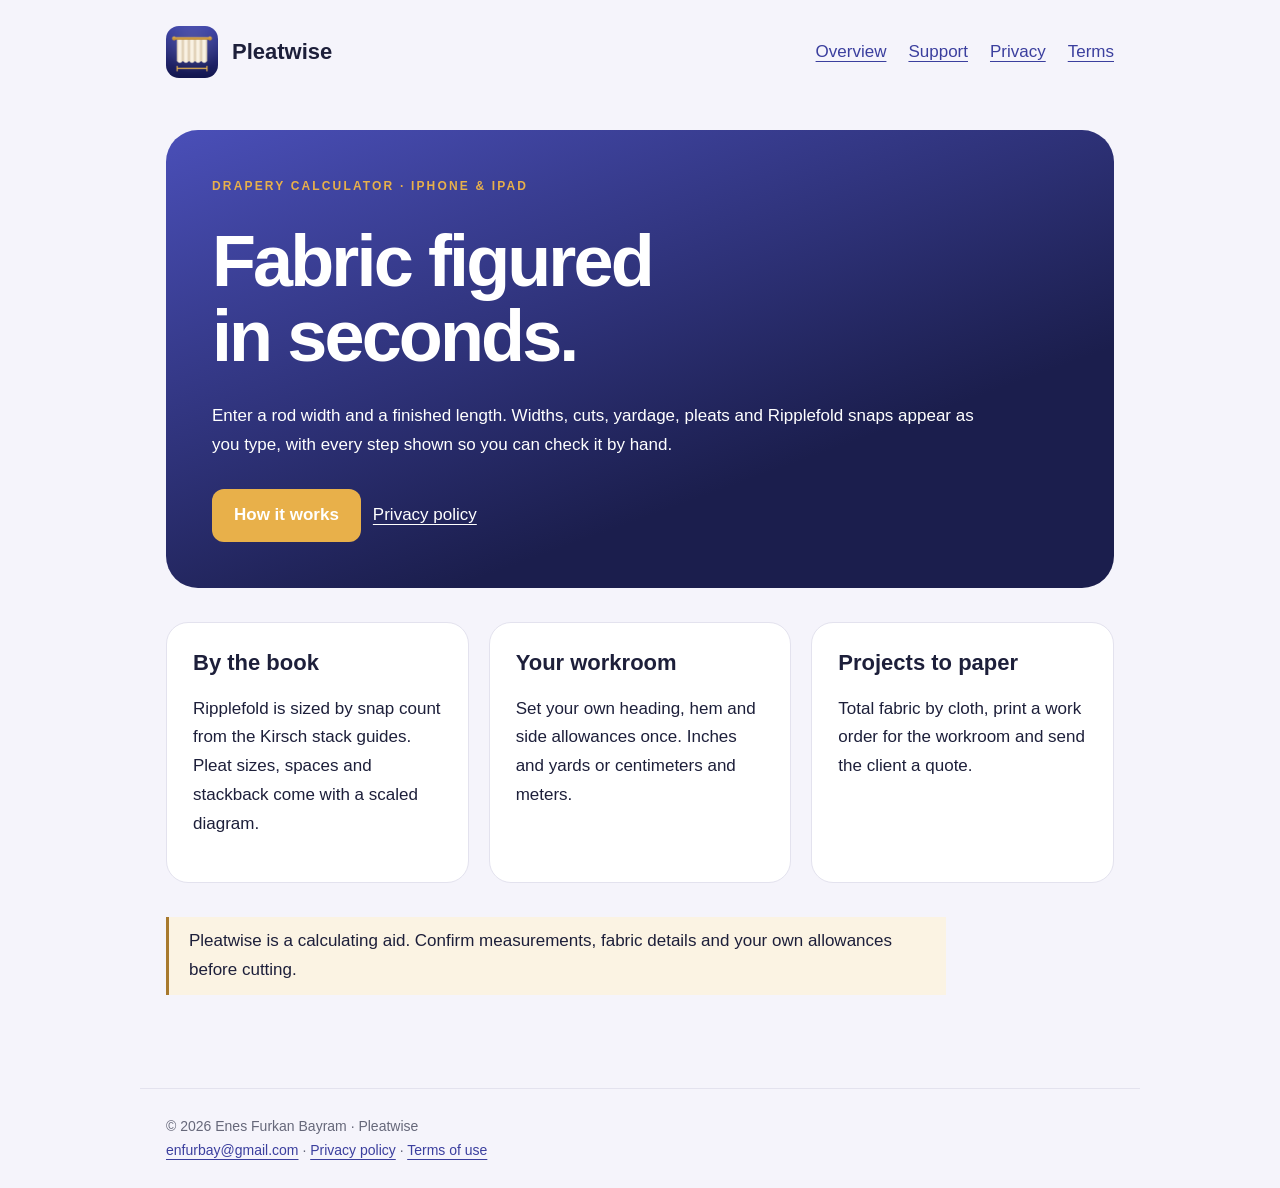
<file: index.html>
<!doctype html><html lang="en"><head><meta charset="utf-8"><meta name="viewport" content="width=device-width,initial-scale=1"><meta name="description" content="Pleatwise figures drapery fabric, cuts, pleats and Ripplefold snap counts for custom workrooms on iPhone and iPad."><title>Drapery calculator for workrooms | Pleatwise</title><link rel="icon" href="icon.png"><link rel="stylesheet" href="style.css"></head><body><header><a class="brand" href="index.html"><img src="icon.png" alt="Pleatwise icon">Pleatwise</a><nav><a href="index.html">Overview</a><a href="support.html">Support</a><a href="privacy-policy.html">Privacy</a><a href="terms.html">Terms</a></nav></header><main><section class="hero"><div class="eyebrow">DRAPERY CALCULATOR · IPHONE & IPAD</div><h1>Fabric figured<br>in seconds.</h1><p>Enter a rod width and a finished length. Widths, cuts, yardage, pleats and Ripplefold snaps appear as you type, with every step shown so you can check it by hand.</p><a class="button" href="support.html">How it works</a><a href="privacy-policy.html">Privacy policy</a></section><section class="grid"><div class="card"><h2>By the book</h2><p>Ripplefold is sized by snap count from the Kirsch stack guides. Pleat sizes, spaces and stackback come with a scaled diagram.</p></div><div class="card"><h2>Your workroom</h2><p>Set your own heading, hem and side allowances once. Inches and yards or centimeters and meters.</p></div><div class="card"><h2>Projects to paper</h2><p>Total fabric by cloth, print a work order for the workroom and send the client a quote.</p></div></section><p class="notice">Pleatwise is a calculating aid. Confirm measurements, fabric details and your own allowances before cutting.</p></main><footer>© 2026 Enes Furkan Bayram · Pleatwise<br><a href="mailto:enfurbay@gmail.com">enfurbay@gmail.com</a> · <a href="privacy-policy.html">Privacy policy</a> · <a href="terms.html">Terms of use</a></footer></body></html>
</file>
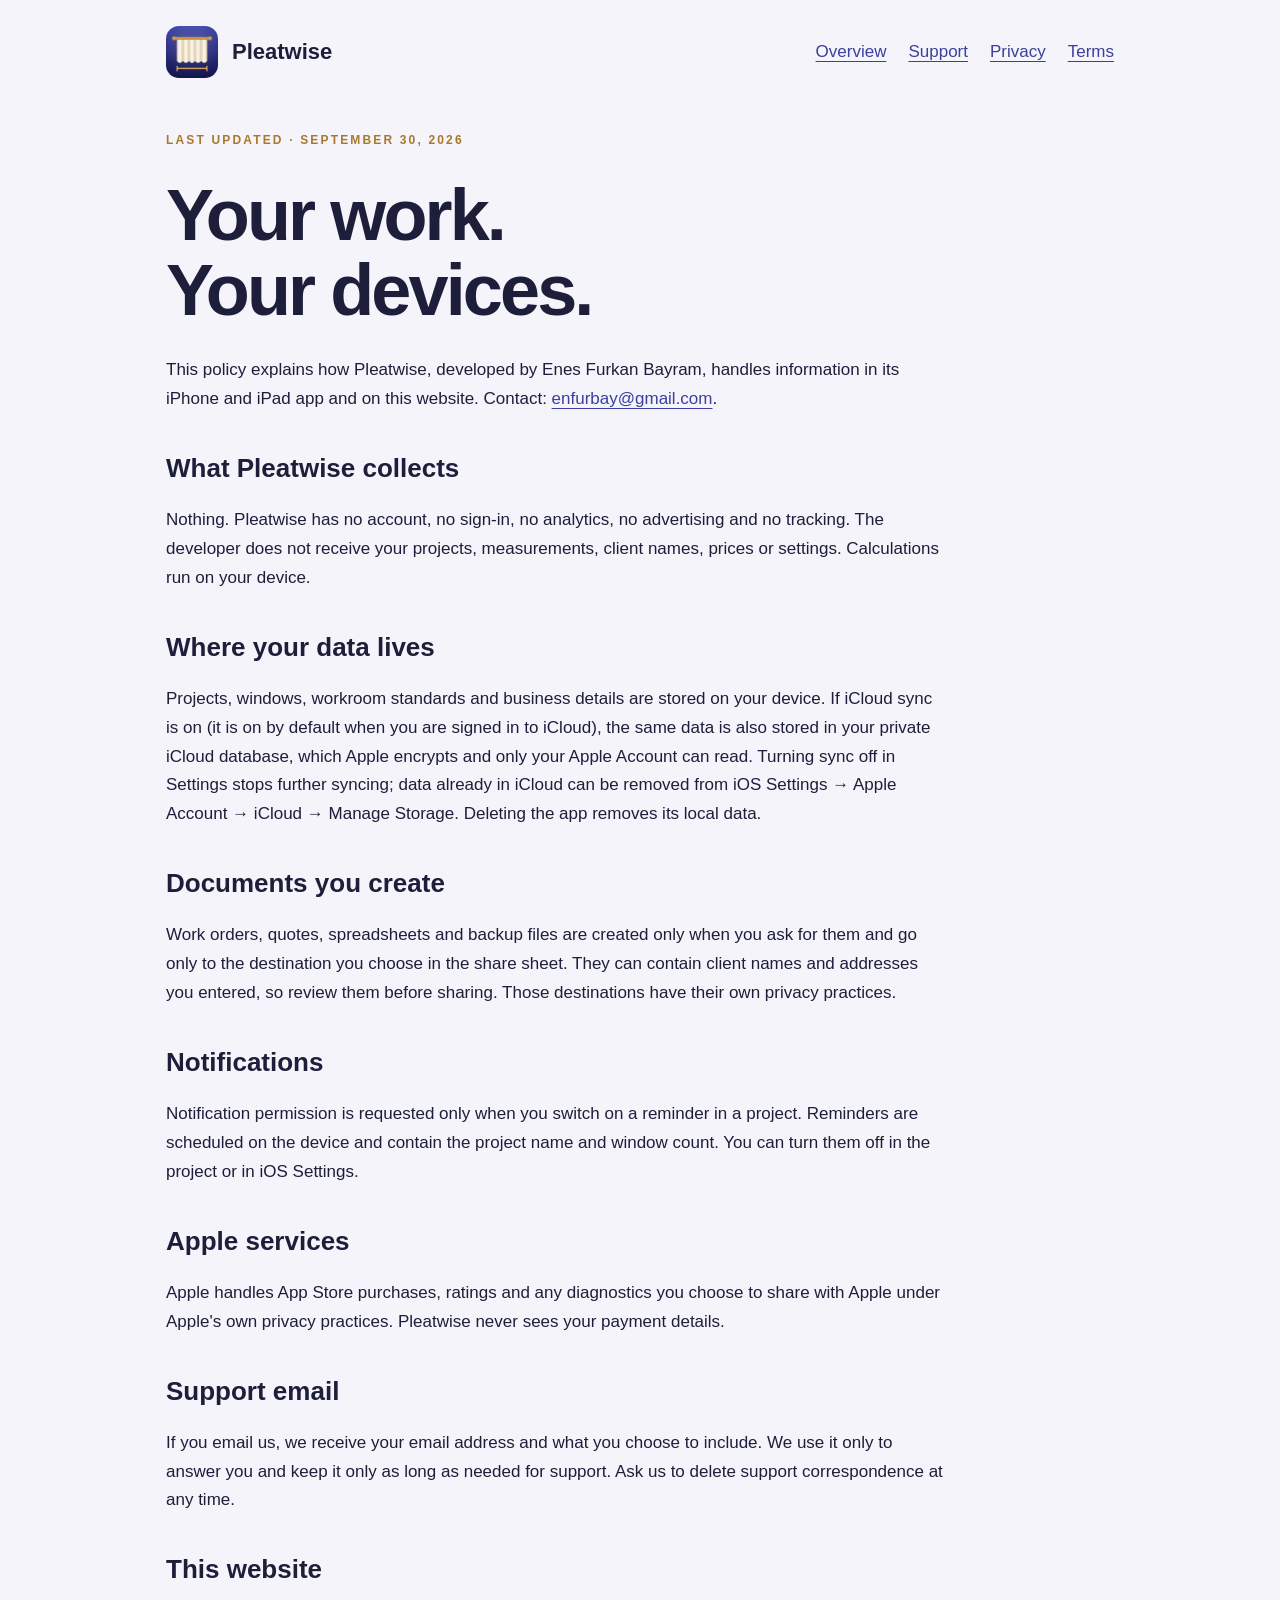
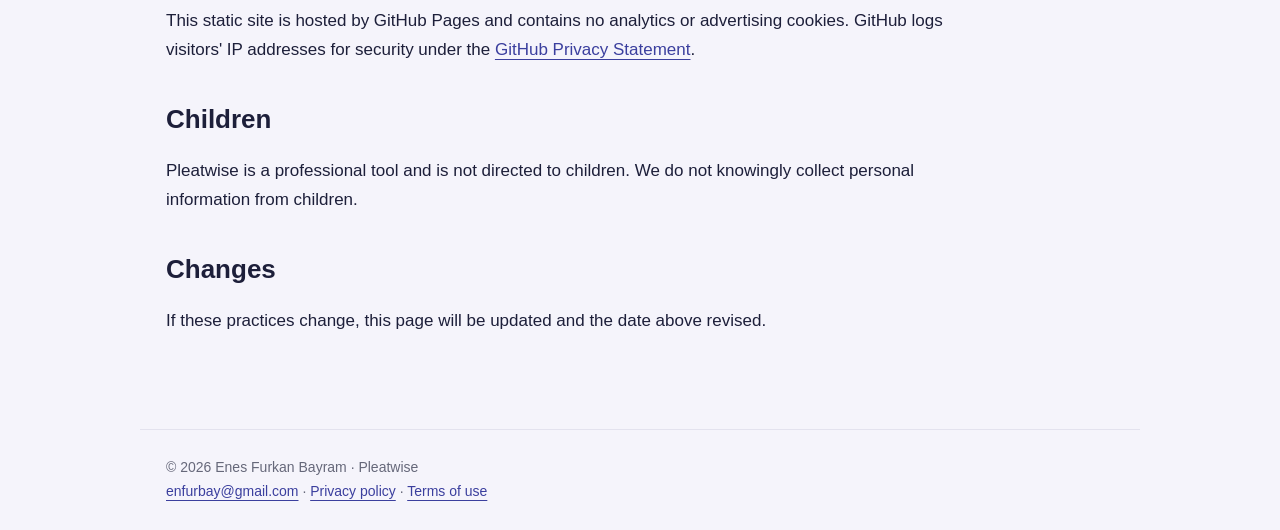
<file: privacy-policy.html>
<!doctype html><html lang="en"><head><meta charset="utf-8"><meta name="viewport" content="width=device-width,initial-scale=1"><meta name="description" content="Pleatwise privacy policy: no account, no tracking, data stays on your device and in your own iCloud."><title>Privacy policy | Pleatwise</title><link rel="icon" href="icon.png"><link rel="stylesheet" href="style.css"></head><body><header><a class="brand" href="index.html"><img src="icon.png" alt="Pleatwise icon">Pleatwise</a><nav><a href="index.html">Overview</a><a href="support.html">Support</a><a href="privacy-policy.html">Privacy</a><a href="terms.html">Terms</a></nav></header><main><div class="eyebrow">LAST UPDATED · SEPTEMBER 30, 2026</div><h1>Your work.<br>Your devices.</h1><p>This policy explains how Pleatwise, developed by Enes Furkan Bayram, handles information in its iPhone and iPad app and on this website. Contact: <a href="mailto:enfurbay@gmail.com">enfurbay@gmail.com</a>.</p><h2>What Pleatwise collects</h2><p>Nothing. Pleatwise has no account, no sign-in, no analytics, no advertising and no tracking. The developer does not receive your projects, measurements, client names, prices or settings. Calculations run on your device.</p><h2>Where your data lives</h2><p>Projects, windows, workroom standards and business details are stored on your device. If iCloud sync is on (it is on by default when you are signed in to iCloud), the same data is also stored in your private iCloud database, which Apple encrypts and only your Apple Account can read. Turning sync off in Settings stops further syncing; data already in iCloud can be removed from iOS Settings → Apple Account → iCloud → Manage Storage. Deleting the app removes its local data.</p><h2>Documents you create</h2><p>Work orders, quotes, spreadsheets and backup files are created only when you ask for them and go only to the destination you choose in the share sheet. They can contain client names and addresses you entered, so review them before sharing. Those destinations have their own privacy practices.</p><h2>Notifications</h2><p>Notification permission is requested only when you switch on a reminder in a project. Reminders are scheduled on the device and contain the project name and window count. You can turn them off in the project or in iOS Settings.</p><h2>Apple services</h2><p>Apple handles App Store purchases, ratings and any diagnostics you choose to share with Apple under Apple's own privacy practices. Pleatwise never sees your payment details.</p><h2>Support email</h2><p>If you email us, we receive your email address and what you choose to include. We use it only to answer you and keep it only as long as needed for support. Ask us to delete support correspondence at any time.</p><h2>This website</h2><p>This static site is hosted by GitHub Pages and contains no analytics or advertising cookies. GitHub logs visitors' IP addresses for security under the <a href="https://docs.github.com/en/site-policy/privacy-policies/github-general-privacy-statement">GitHub Privacy Statement</a>.</p><h2>Children</h2><p>Pleatwise is a professional tool and is not directed to children. We do not knowingly collect personal information from children.</p><h2>Changes</h2><p>If these practices change, this page will be updated and the date above revised.</p></main><footer>© 2026 Enes Furkan Bayram · Pleatwise<br><a href="mailto:enfurbay@gmail.com">enfurbay@gmail.com</a> · <a href="privacy-policy.html">Privacy policy</a> · <a href="terms.html">Terms of use</a></footer></body></html>
</file>
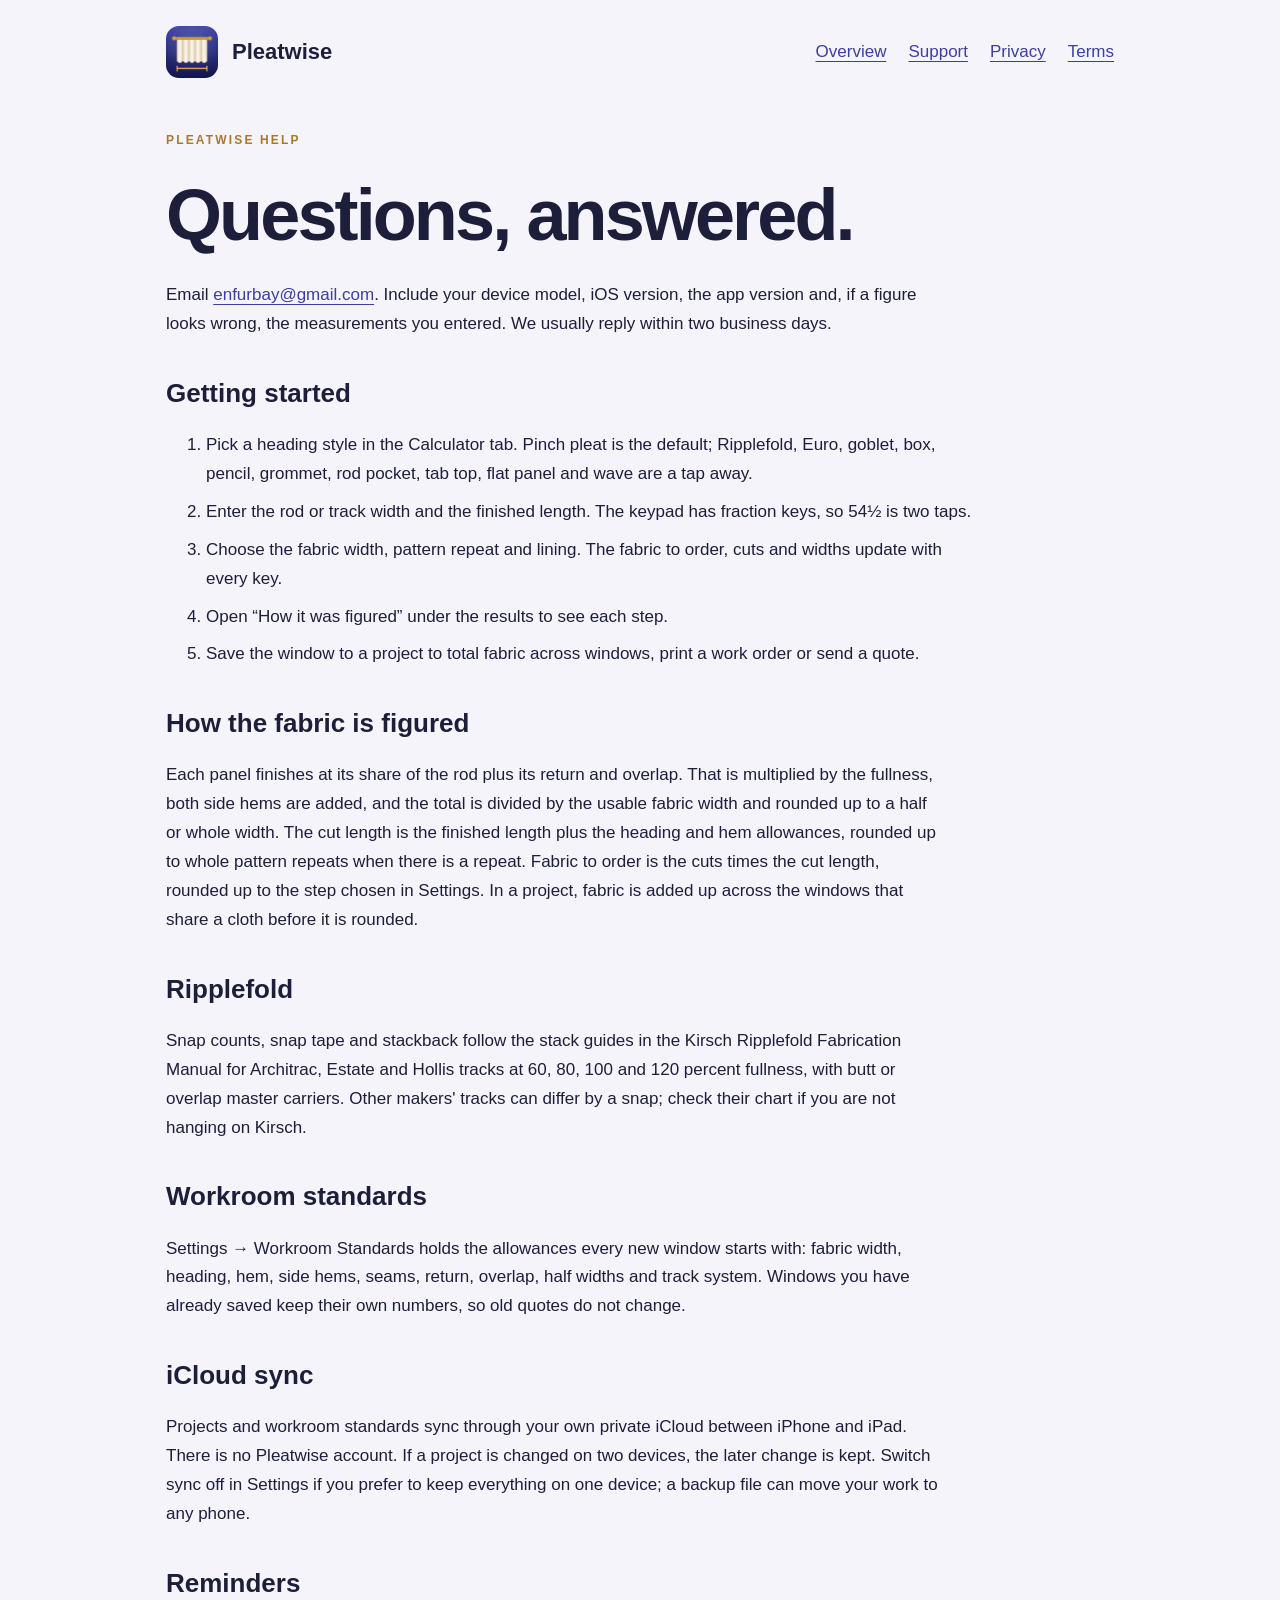
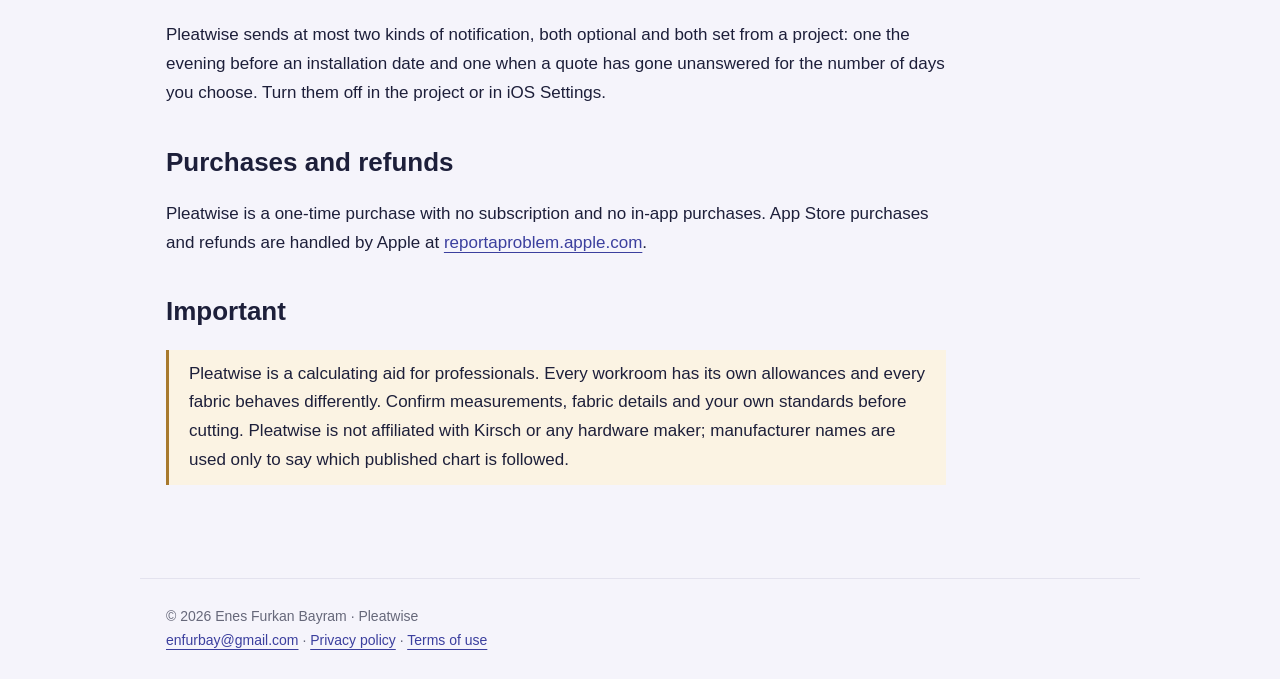
<file: support.html>
<!doctype html><html lang="en"><head><meta charset="utf-8"><meta name="viewport" content="width=device-width,initial-scale=1"><meta name="description" content="Help and contact for Pleatwise, the drapery calculator for iPhone and iPad."><title>Support | Pleatwise</title><link rel="icon" href="icon.png"><link rel="stylesheet" href="style.css"></head><body><header><a class="brand" href="index.html"><img src="icon.png" alt="Pleatwise icon">Pleatwise</a><nav><a href="index.html">Overview</a><a href="support.html">Support</a><a href="privacy-policy.html">Privacy</a><a href="terms.html">Terms</a></nav></header><main><div class="eyebrow">PLEATWISE HELP</div><h1>Questions, answered.</h1><p>Email <a href="mailto:enfurbay@gmail.com?subject=Pleatwise%20support">enfurbay@gmail.com</a>. Include your device model, iOS version, the app version and, if a figure looks wrong, the measurements you entered. We usually reply within two business days.</p><h2>Getting started</h2><ol><li>Pick a heading style in the Calculator tab. Pinch pleat is the default; Ripplefold, Euro, goblet, box, pencil, grommet, rod pocket, tab top, flat panel and wave are a tap away.</li><li>Enter the rod or track width and the finished length. The keypad has fraction keys, so 54½ is two taps.</li><li>Choose the fabric width, pattern repeat and lining. The fabric to order, cuts and widths update with every key.</li><li>Open “How it was figured” under the results to see each step.</li><li>Save the window to a project to total fabric across windows, print a work order or send a quote.</li></ol><h2>How the fabric is figured</h2><p>Each panel finishes at its share of the rod plus its return and overlap. That is multiplied by the fullness, both side hems are added, and the total is divided by the usable fabric width and rounded up to a half or whole width. The cut length is the finished length plus the heading and hem allowances, rounded up to whole pattern repeats when there is a repeat. Fabric to order is the cuts times the cut length, rounded up to the step chosen in Settings. In a project, fabric is added up across the windows that share a cloth before it is rounded.</p><h2>Ripplefold</h2><p>Snap counts, snap tape and stackback follow the stack guides in the Kirsch Ripplefold Fabrication Manual for Architrac, Estate and Hollis tracks at 60, 80, 100 and 120 percent fullness, with butt or overlap master carriers. Other makers' tracks can differ by a snap; check their chart if you are not hanging on Kirsch.</p><h2>Workroom standards</h2><p>Settings → Workroom Standards holds the allowances every new window starts with: fabric width, heading, hem, side hems, seams, return, overlap, half widths and track system. Windows you have already saved keep their own numbers, so old quotes do not change.</p><h2>iCloud sync</h2><p>Projects and workroom standards sync through your own private iCloud between iPhone and iPad. There is no Pleatwise account. If a project is changed on two devices, the later change is kept. Switch sync off in Settings if you prefer to keep everything on one device; a backup file can move your work to any phone.</p><h2>Reminders</h2><p>Pleatwise sends at most two kinds of notification, both optional and both set from a project: one the evening before an installation date and one when a quote has gone unanswered for the number of days you choose. Turn them off in the project or in iOS Settings.</p><h2>Purchases and refunds</h2><p>Pleatwise is a one-time purchase with no subscription and no in-app purchases. App Store purchases and refunds are handled by Apple at <a href="https://reportaproblem.apple.com">reportaproblem.apple.com</a>.</p><h2>Important</h2><p class="notice">Pleatwise is a calculating aid for professionals. Every workroom has its own allowances and every fabric behaves differently. Confirm measurements, fabric details and your own standards before cutting. Pleatwise is not affiliated with Kirsch or any hardware maker; manufacturer names are used only to say which published chart is followed.</p></main><footer>© 2026 Enes Furkan Bayram · Pleatwise<br><a href="mailto:enfurbay@gmail.com">enfurbay@gmail.com</a> · <a href="privacy-policy.html">Privacy policy</a> · <a href="terms.html">Terms of use</a></footer></body></html>
</file>
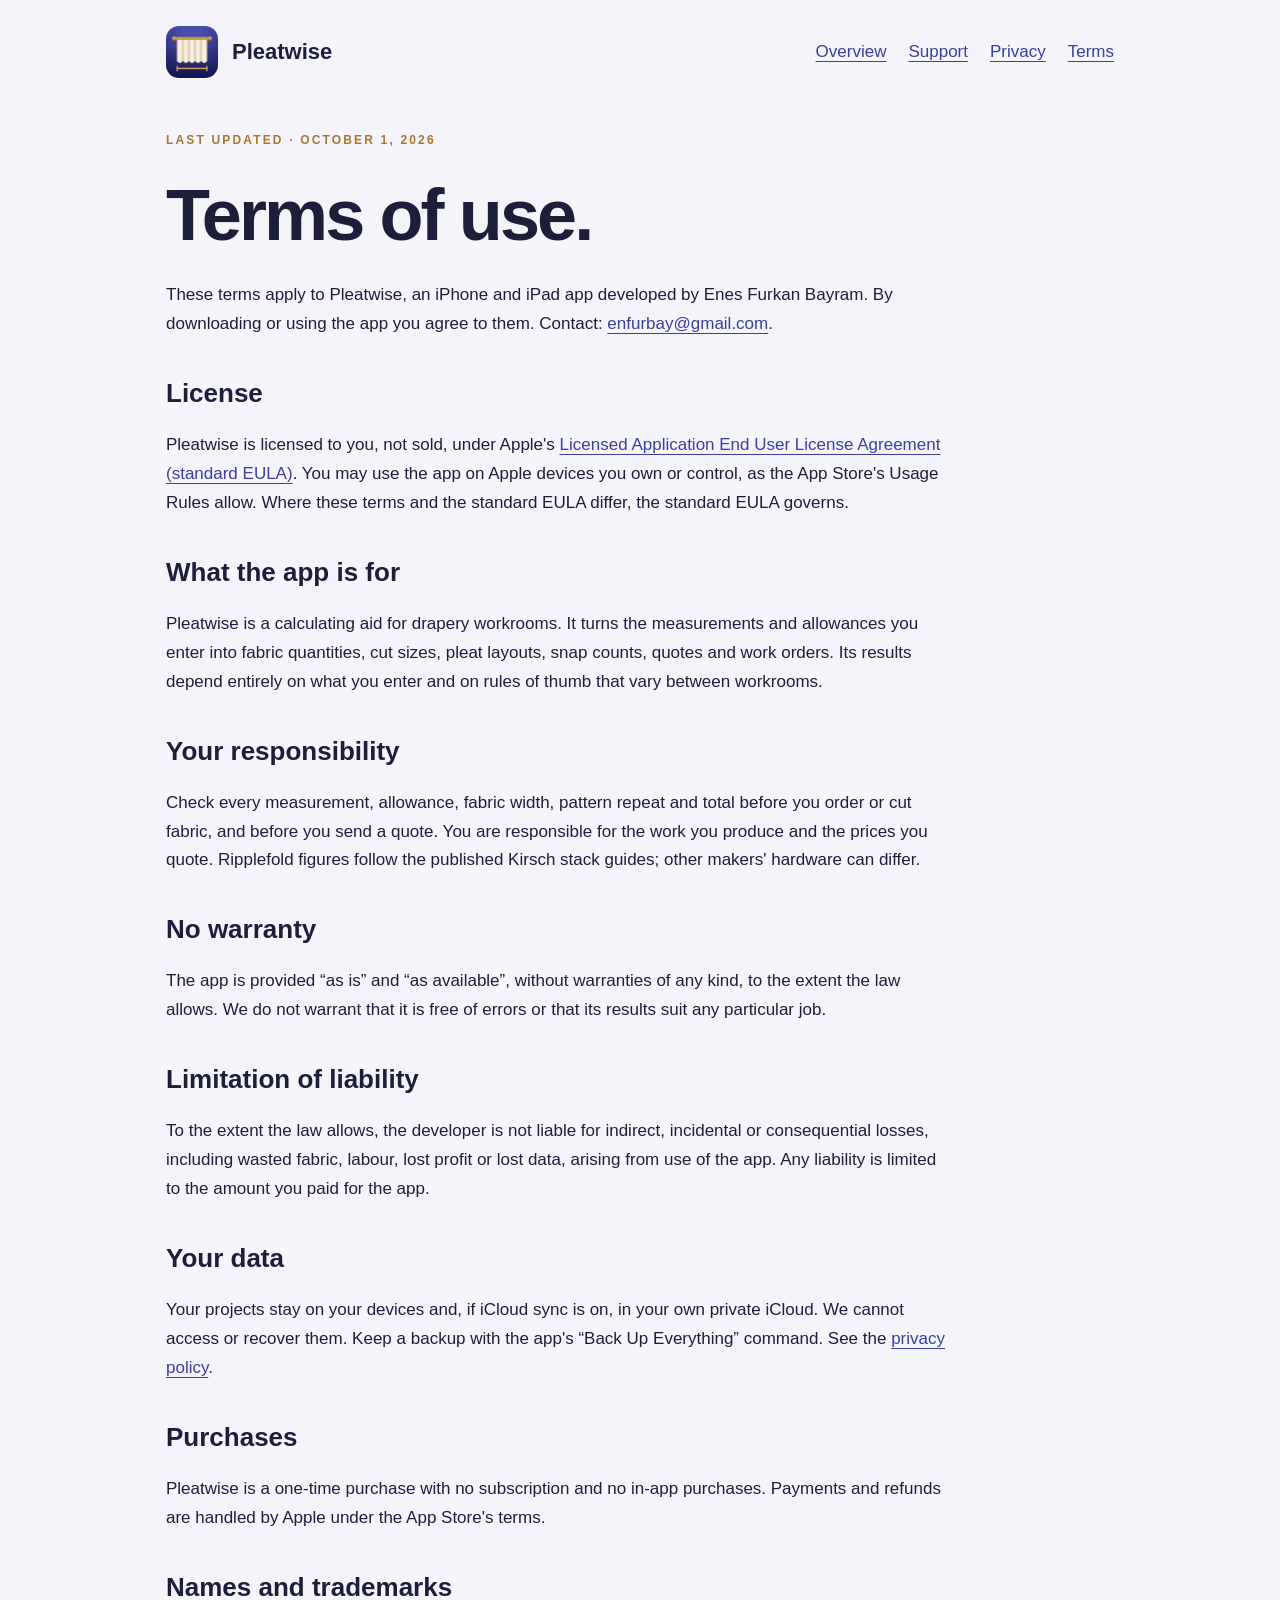
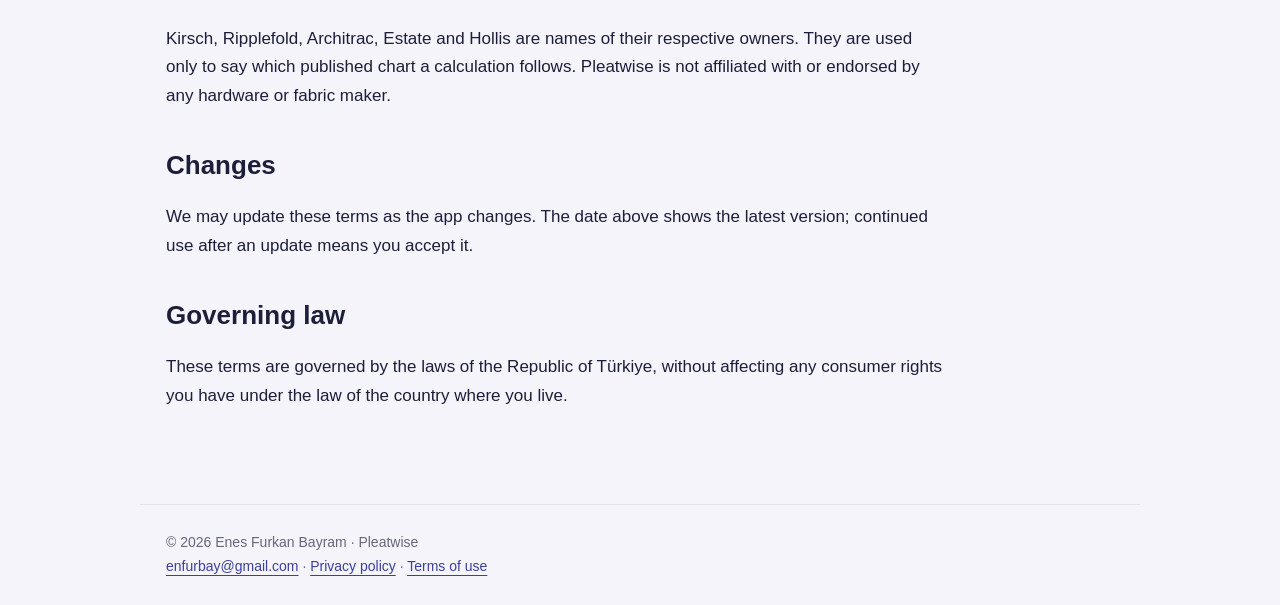
<file: terms.html>
<!doctype html><html lang="en"><head><meta charset="utf-8"><meta name="viewport" content="width=device-width,initial-scale=1"><meta name="description" content="Terms of use for Pleatwise, the drapery calculator for iPhone and iPad."><title>Terms of use | Pleatwise</title><link rel="icon" href="icon.png"><link rel="stylesheet" href="style.css"></head><body><header><a class="brand" href="index.html"><img src="icon.png" alt="Pleatwise icon">Pleatwise</a><nav><a href="index.html">Overview</a><a href="support.html">Support</a><a href="privacy-policy.html">Privacy</a><a href="terms.html">Terms</a></nav></header><main><div class="eyebrow">LAST UPDATED · OCTOBER 1, 2026</div><h1>Terms of use.</h1><p>These terms apply to Pleatwise, an iPhone and iPad app developed by Enes Furkan Bayram. By downloading or using the app you agree to them. Contact: <a href="mailto:enfurbay@gmail.com">enfurbay@gmail.com</a>.</p><h2>License</h2><p>Pleatwise is licensed to you, not sold, under Apple's <a href="https://www.apple.com/legal/internet-services/itunes/dev/stdeula/">Licensed Application End User License Agreement (standard EULA)</a>. You may use the app on Apple devices you own or control, as the App Store's Usage Rules allow. Where these terms and the standard EULA differ, the standard EULA governs.</p><h2>What the app is for</h2><p>Pleatwise is a calculating aid for drapery workrooms. It turns the measurements and allowances you enter into fabric quantities, cut sizes, pleat layouts, snap counts, quotes and work orders. Its results depend entirely on what you enter and on rules of thumb that vary between workrooms.</p><h2>Your responsibility</h2><p>Check every measurement, allowance, fabric width, pattern repeat and total before you order or cut fabric, and before you send a quote. You are responsible for the work you produce and the prices you quote. Ripplefold figures follow the published Kirsch stack guides; other makers' hardware can differ.</p><h2>No warranty</h2><p>The app is provided “as is” and “as available”, without warranties of any kind, to the extent the law allows. We do not warrant that it is free of errors or that its results suit any particular job.</p><h2>Limitation of liability</h2><p>To the extent the law allows, the developer is not liable for indirect, incidental or consequential losses, including wasted fabric, labour, lost profit or lost data, arising from use of the app. Any liability is limited to the amount you paid for the app.</p><h2>Your data</h2><p>Your projects stay on your devices and, if iCloud sync is on, in your own private iCloud. We cannot access or recover them. Keep a backup with the app's “Back Up Everything” command. See the <a href="privacy-policy.html">privacy policy</a>.</p><h2>Purchases</h2><p>Pleatwise is a one-time purchase with no subscription and no in-app purchases. Payments and refunds are handled by Apple under the App Store's terms.</p><h2>Names and trademarks</h2><p>Kirsch, Ripplefold, Architrac, Estate and Hollis are names of their respective owners. They are used only to say which published chart a calculation follows. Pleatwise is not affiliated with or endorsed by any hardware or fabric maker.</p><h2>Changes</h2><p>We may update these terms as the app changes. The date above shows the latest version; continued use after an update means you accept it.</p><h2>Governing law</h2><p>These terms are governed by the laws of the Republic of Türkiye, without affecting any consumer rights you have under the law of the country where you live.</p></main><footer>© 2026 Enes Furkan Bayram · Pleatwise<br><a href="mailto:enfurbay@gmail.com">enfurbay@gmail.com</a> · <a href="privacy-policy.html">Privacy policy</a> · <a href="terms.html">Terms of use</a></footer></body></html>
</file>
<file: style.css>
*{box-sizing:border-box}
body{margin:0;color:#1d1f3a;background:#f5f4fb;font:17px/1.7 -apple-system,BlinkMacSystemFont,"Segoe UI",sans-serif}
header,main,footer{max-width:1000px;margin:auto;padding:26px}
header{display:flex;align-items:center;justify-content:space-between;gap:24px}
a{color:#3b3f9e;text-underline-offset:4px}
nav{display:flex;gap:22px}
.brand{display:flex;align-items:center;gap:14px;font-size:22px;font-weight:700;color:inherit;text-decoration:none}
.brand img{width:52px;border-radius:13px}
h1{font-size:clamp(38px,7vw,72px);line-height:1.04;letter-spacing:-.04em;margin:28px 0}
h2{font-size:26px;line-height:1.25;margin-top:38px}
p,li{max-width:780px}
.eyebrow{font-size:12px;letter-spacing:.18em;color:#a8792d;font-weight:700}
.hero{padding:46px;border-radius:32px;color:#fff;background:linear-gradient(160deg,#4a4fb8,#1b1e4d 70%)}
.hero .eyebrow{color:#e8b04a}.hero a{color:#fff}
.button{display:inline-block;padding:12px 22px;border-radius:12px;background:#e8b04a;color:#1b1e4d;text-decoration:none;font-weight:600;margin:12px 12px 0 0}
.grid{display:grid;grid-template-columns:repeat(auto-fit,minmax(240px,1fr));gap:20px;margin:34px 0}
.card{background:#fff;border:1px solid #e3e2ee;border-radius:22px;padding:26px}
.card h2{margin-top:0;font-size:22px}
footer{border-top:1px solid #e3e2ee;color:#66687a;font-size:14px;margin-top:50px}
.notice{border-left:3px solid #a8792d;padding:10px 20px;background:#fbf3e3}
li{margin:9px 0}
@media(max-width:580px){header{align-items:flex-start;flex-direction:column}header,main,footer{padding:22px}.hero{padding:26px}nav{font-size:15px}}
</file>
